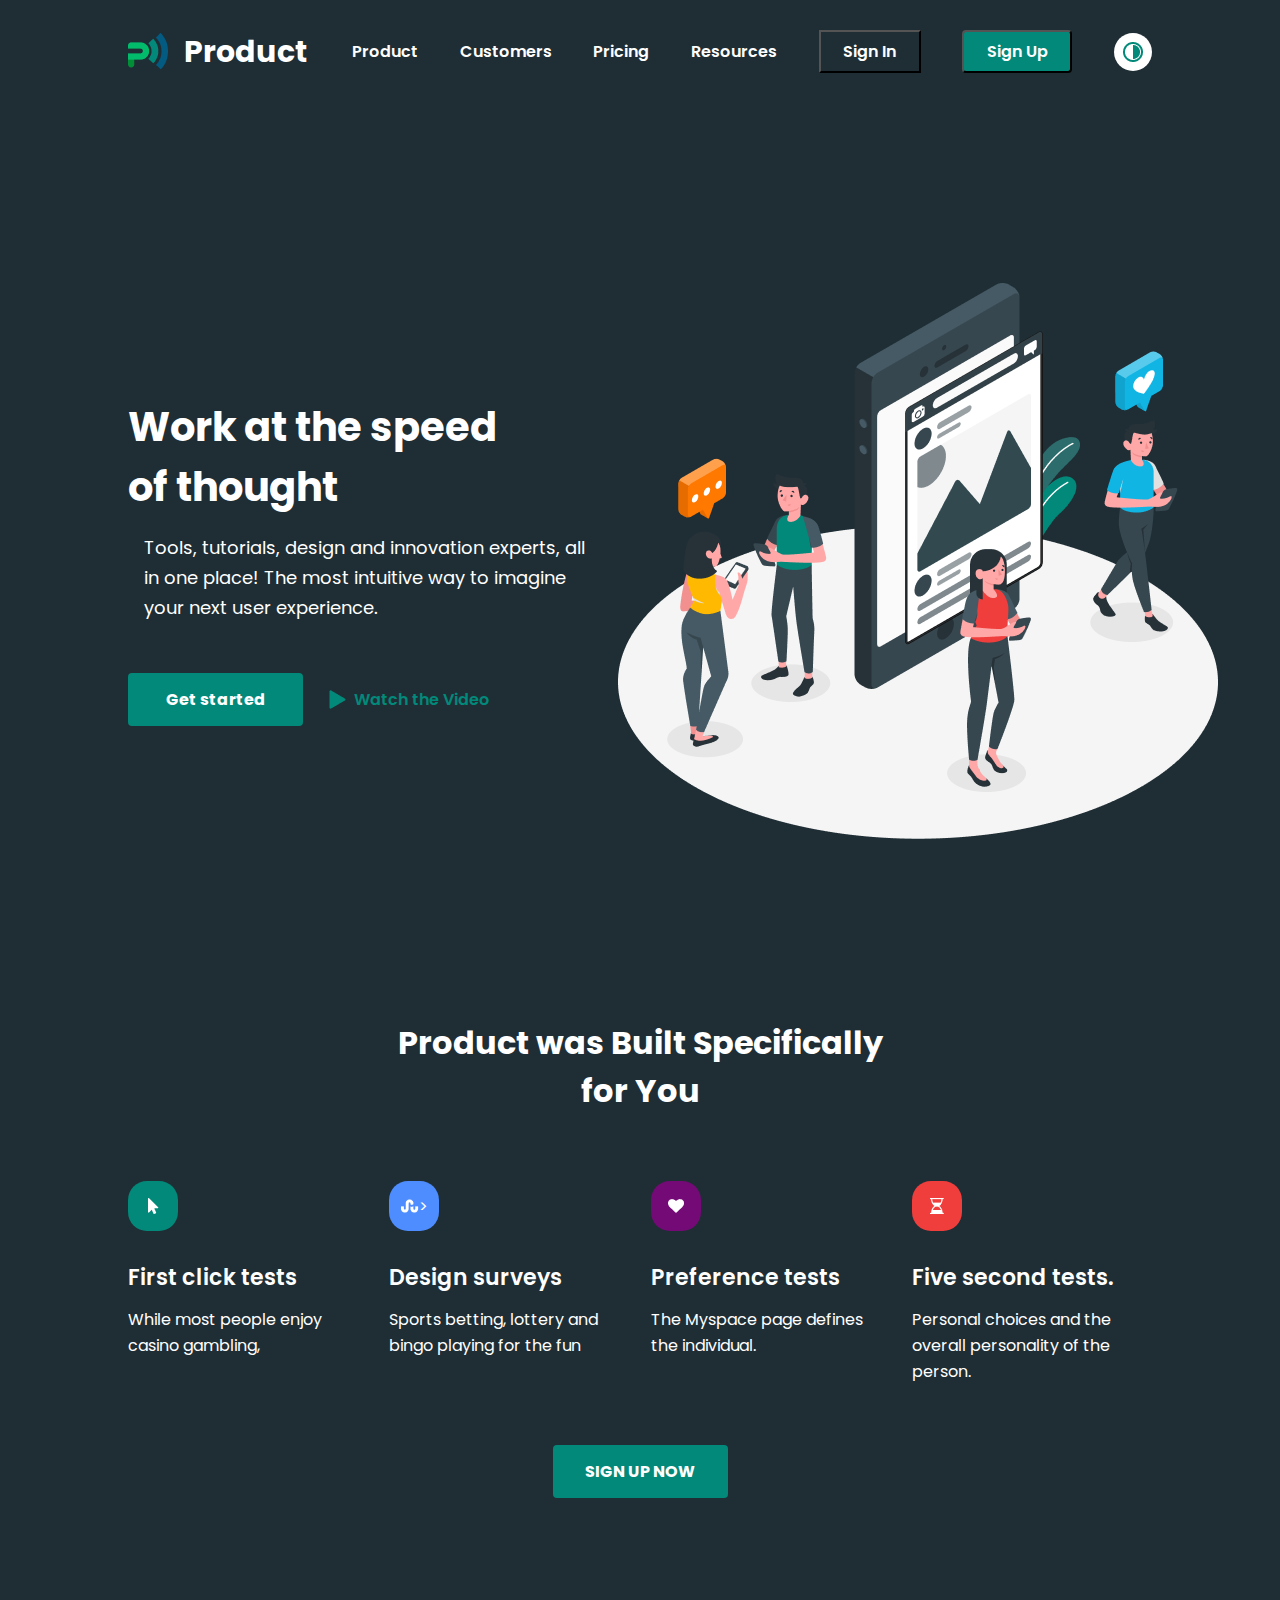
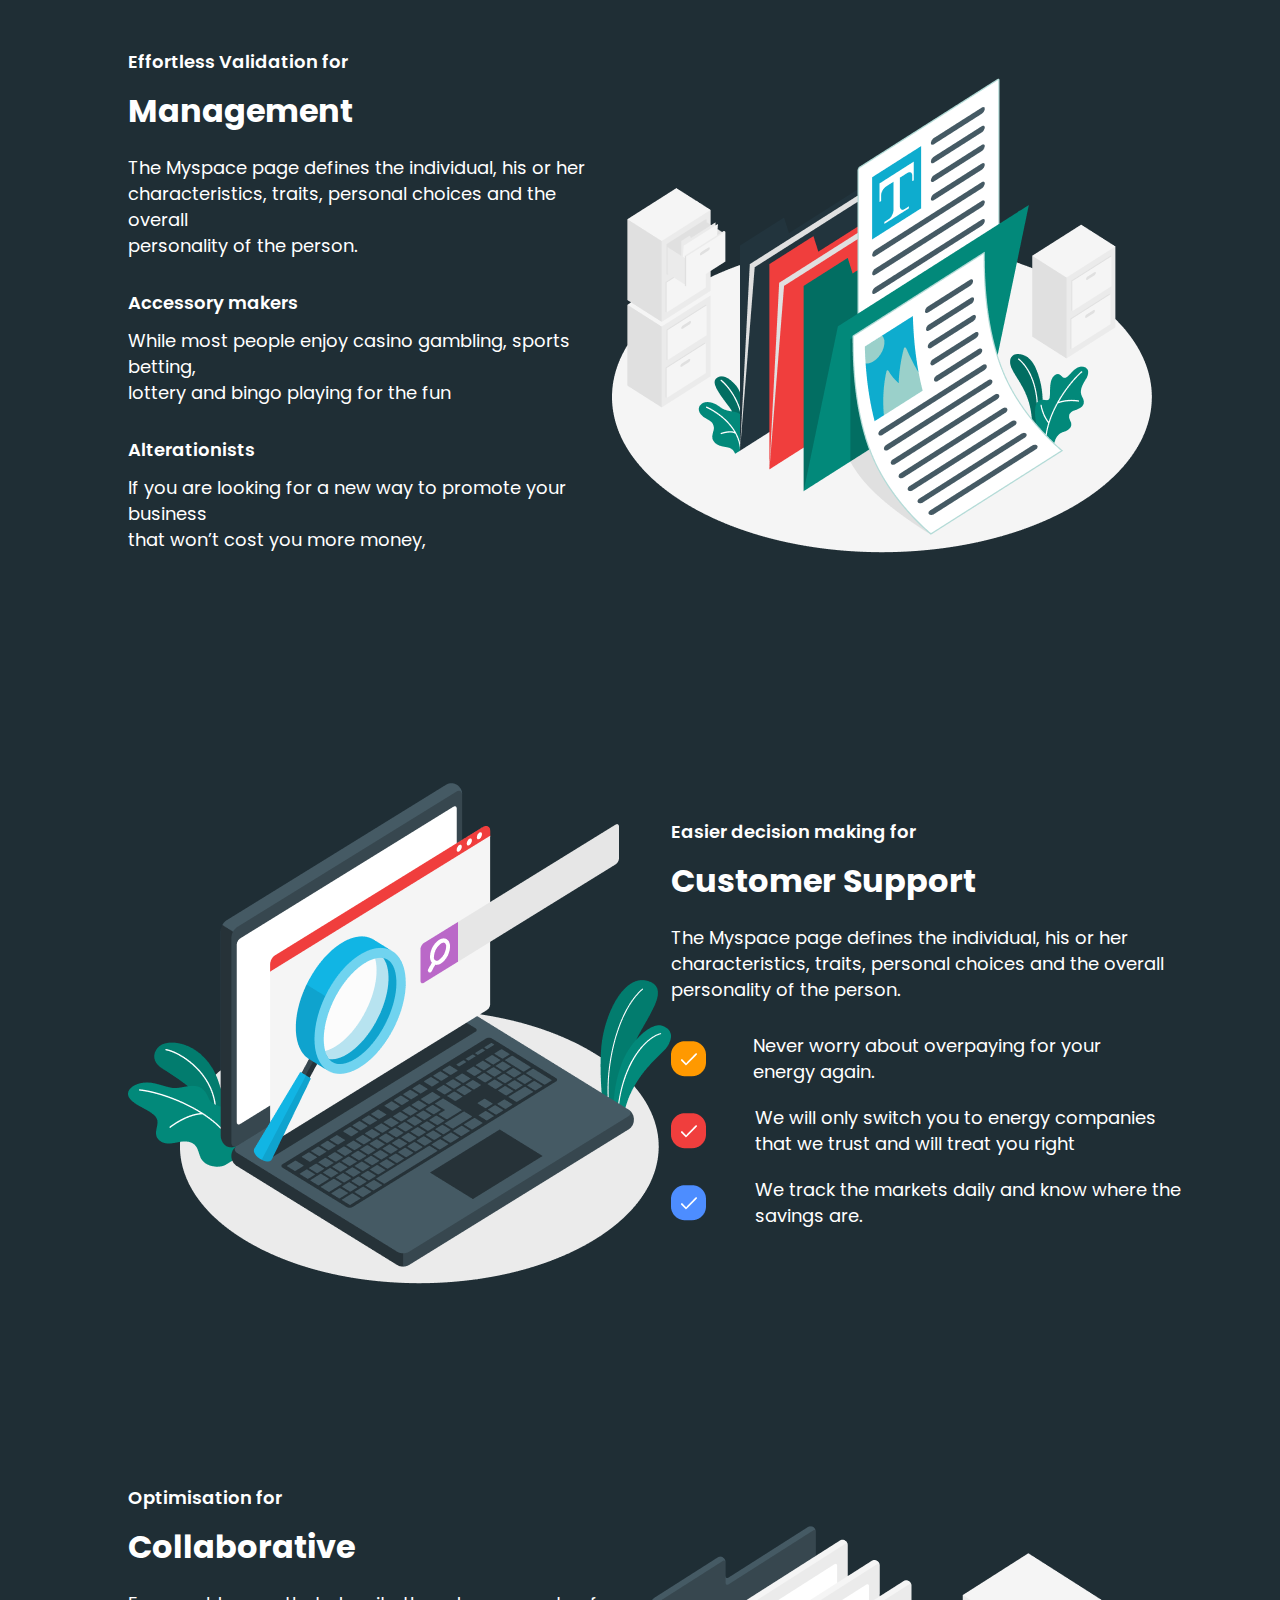
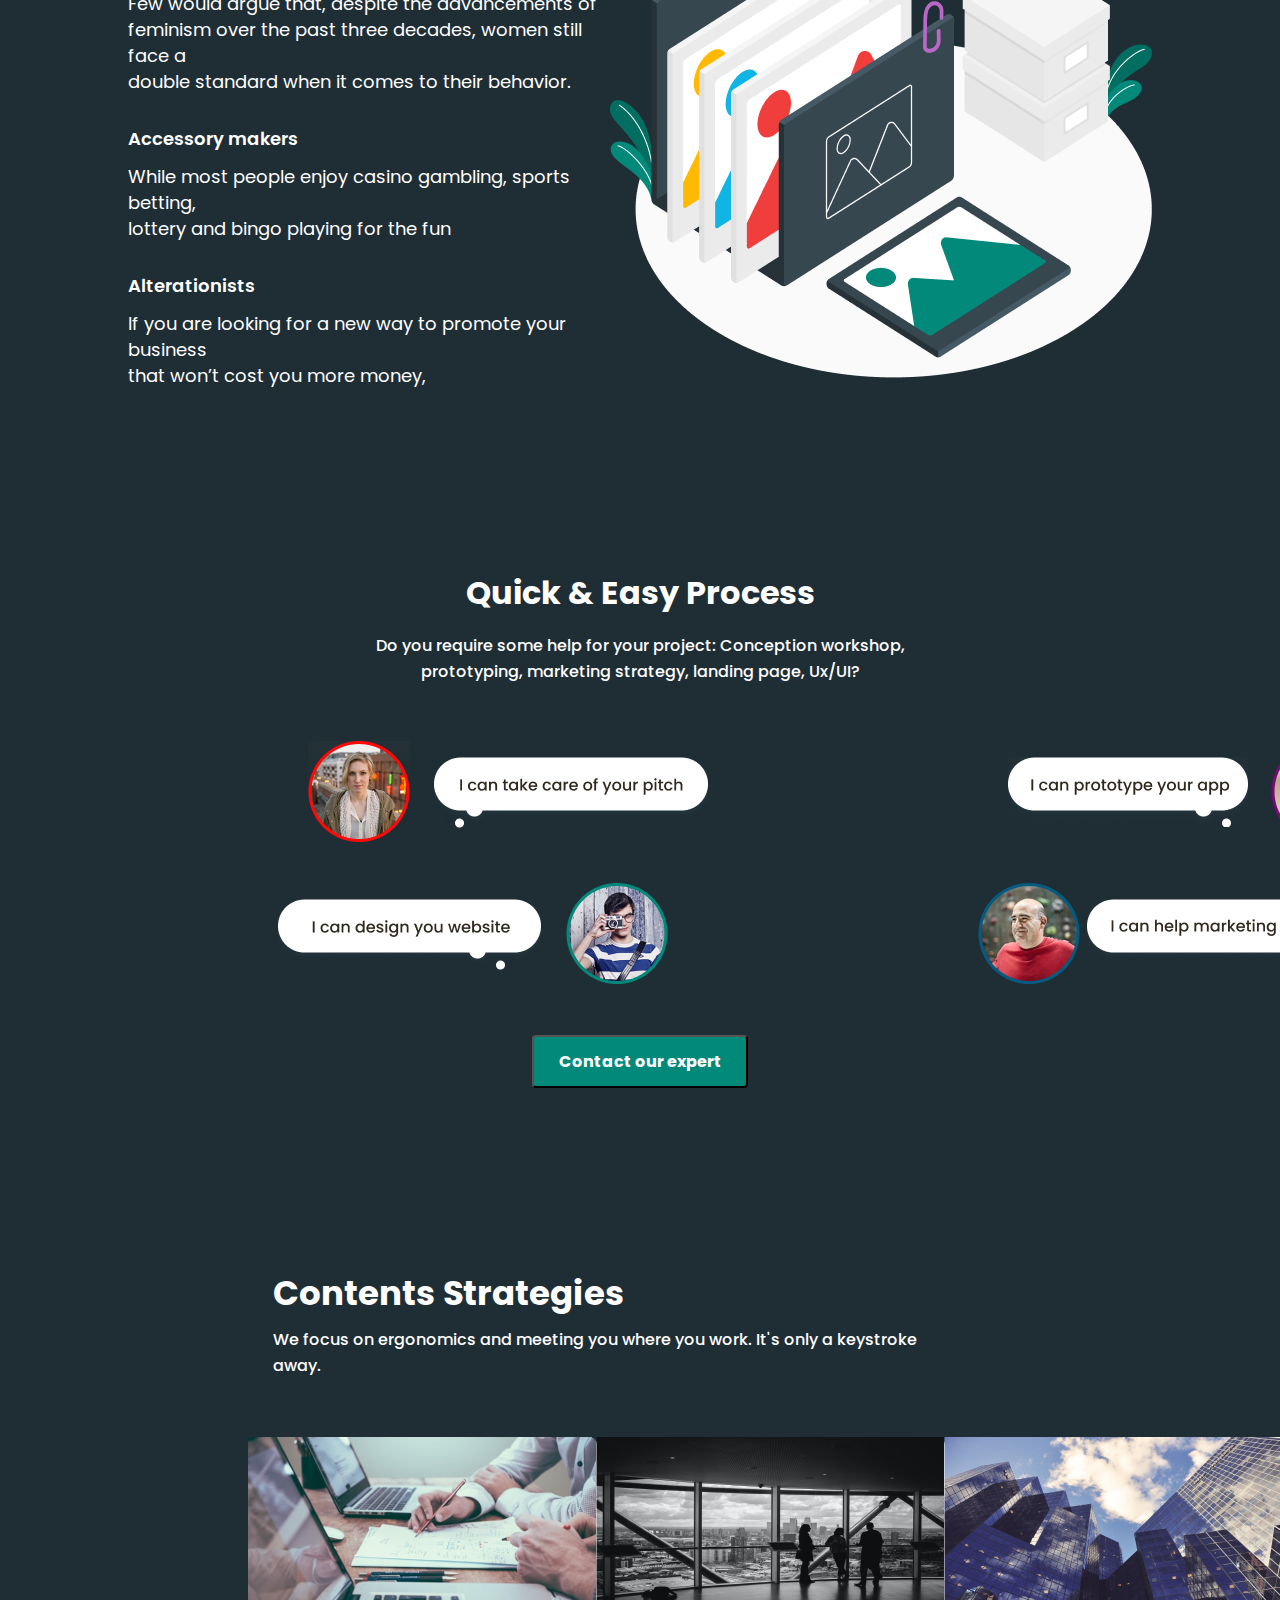
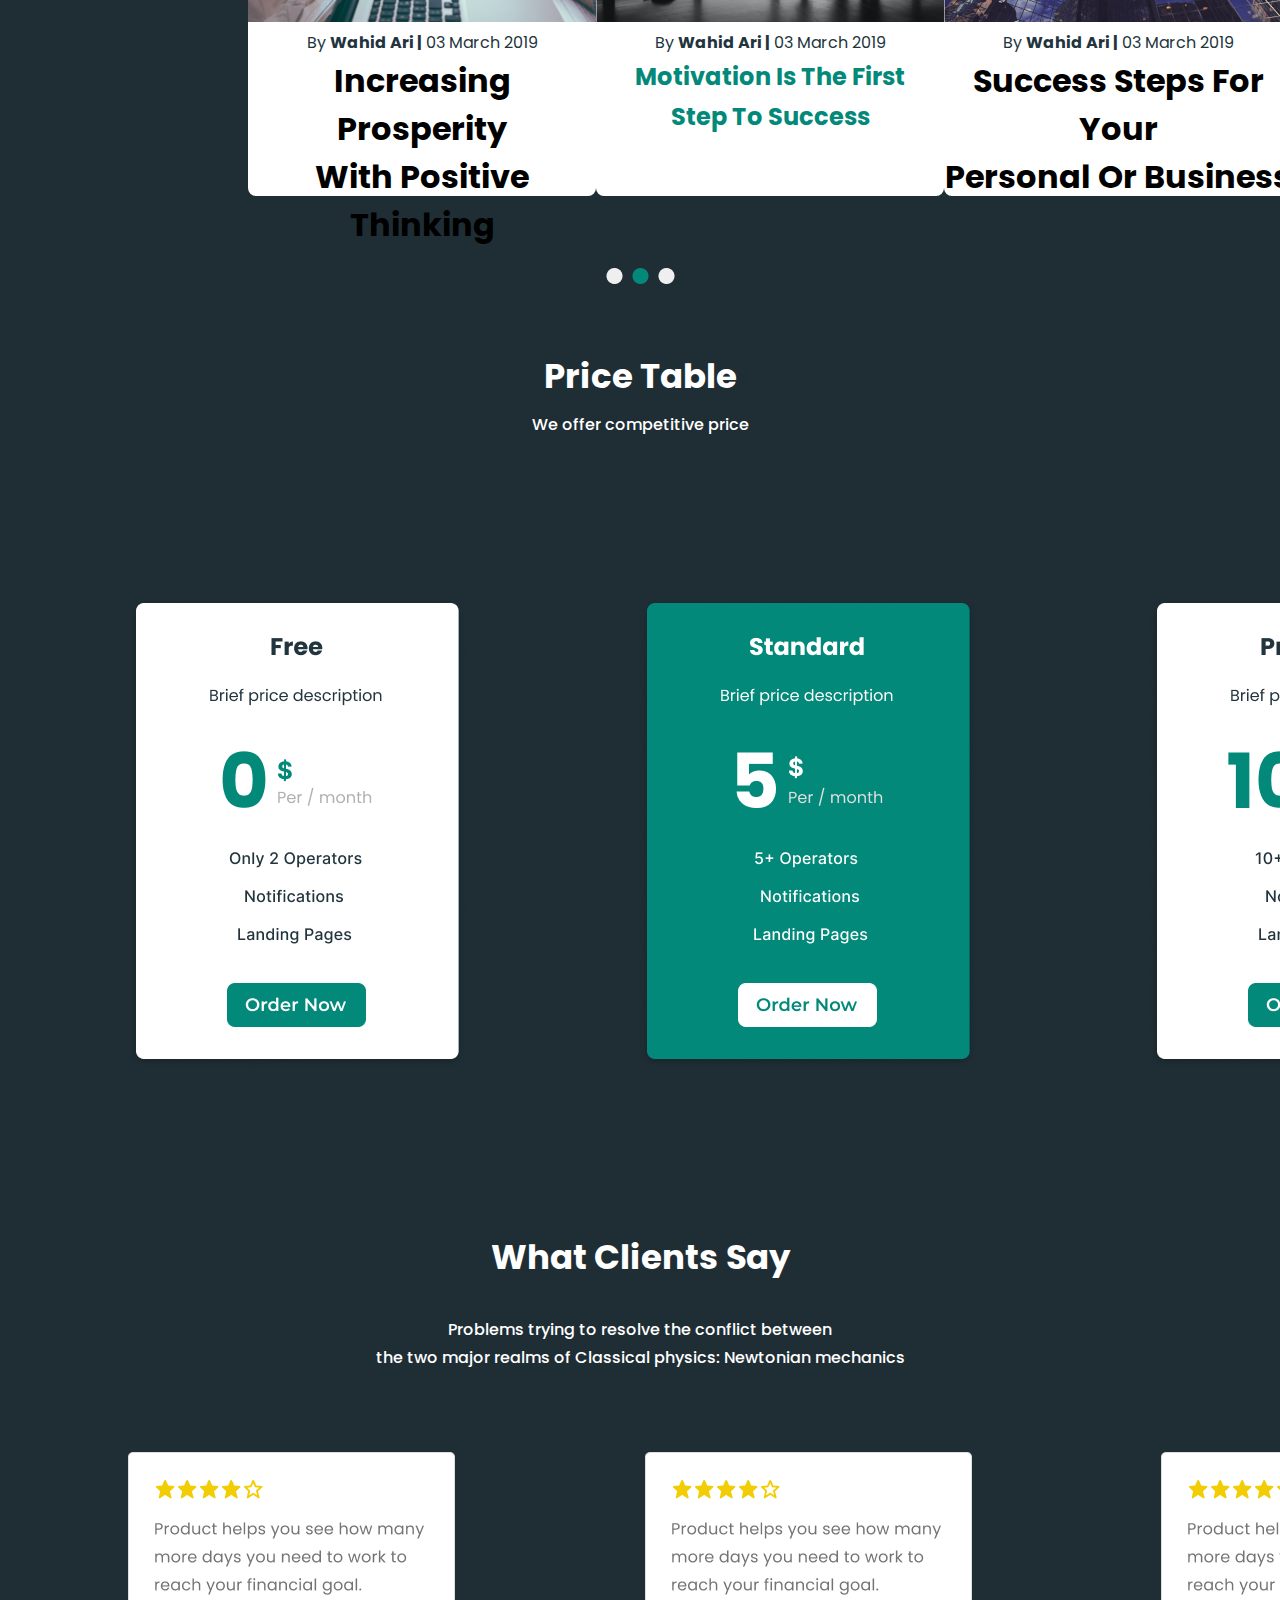
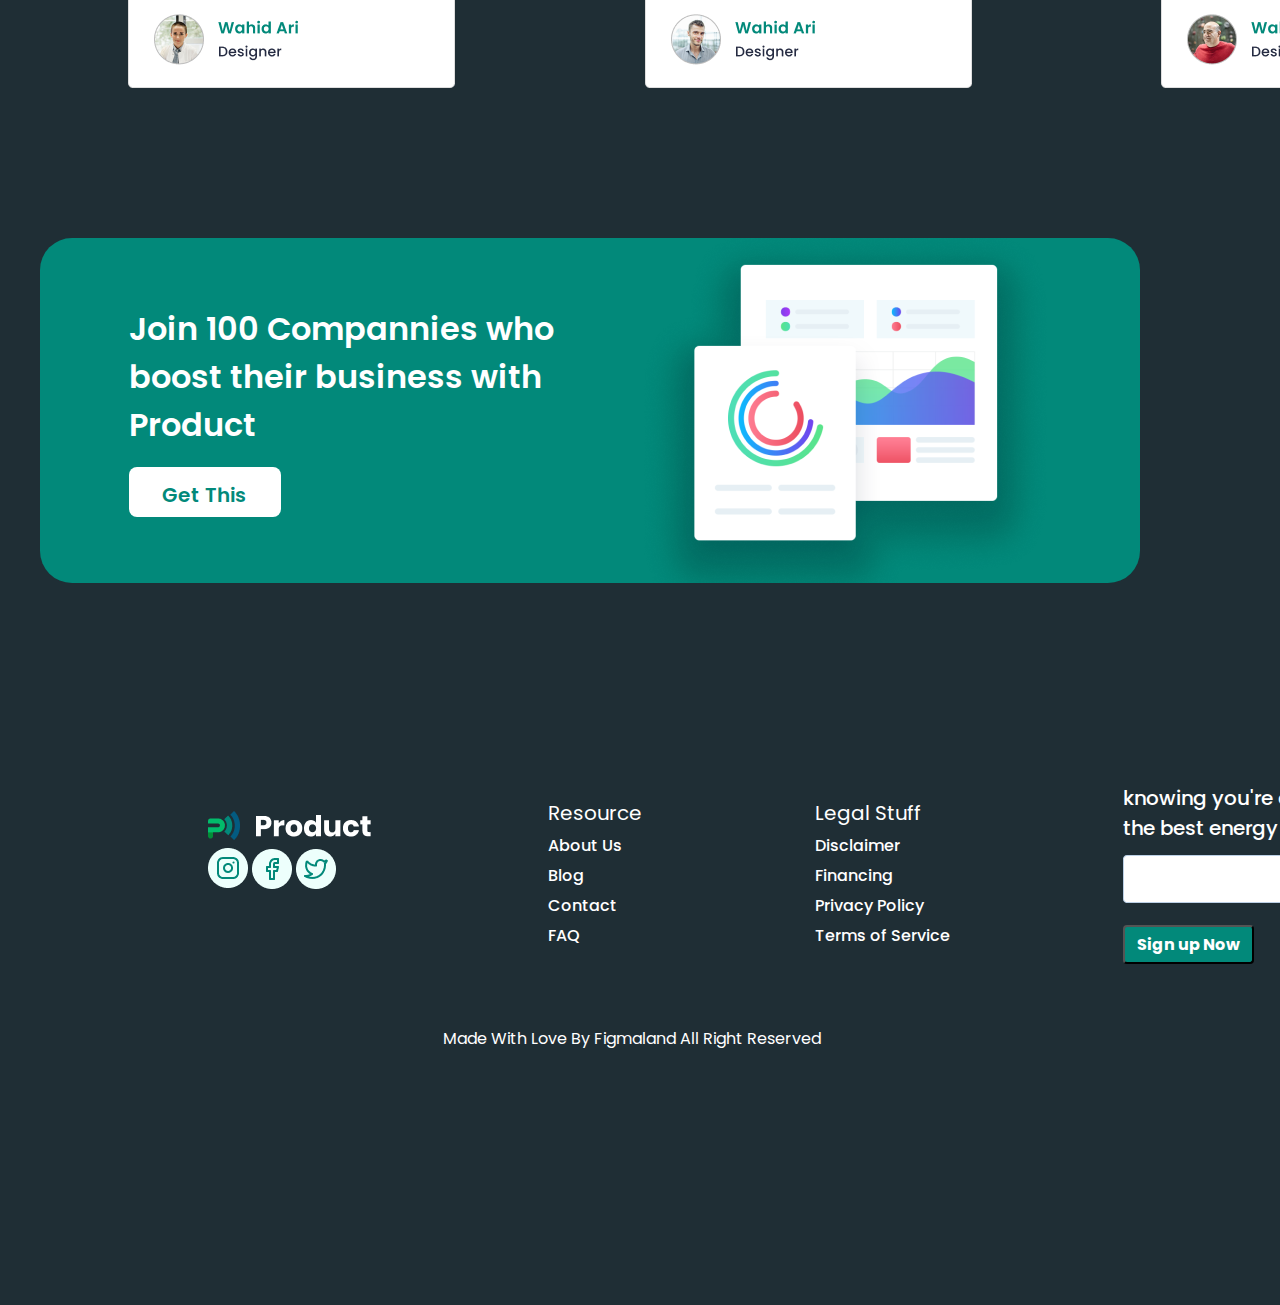
<file: flexbox/практика/Product/index.htm>
<!DOCTYPE html>
<html lang="en">
  <head>
    <meta charset="UTF-8" />
    <meta name="viewport" content="width=device-width, initial-scale=1.0" />
    <title>Product</title>
    <link rel="stylesheet" href="style.css" />
    <link rel="preconnect" href="https://fonts.gstatic.com" crossorigin />
    <link
      href="https://fonts.googleapis.com/css2?family=Poppins:wght@200;300;400;500;600;700;800;900&display=swap"
      rel="stylesheet"
    />
  </head>
  <body>
    <!--! HEADER START-->
    <header id="header">
      <div class="container">
        <div class="header">
          <div class="header-logo">
            <img src="img/Group 190.png" alt="" />
            <h1>Product</h1>
          </div>
          <div class="header-nav">
            <a href="#">Product</a>
            <a href="#">Customers</a>
            <a href="#">Pricing</a>
            <a href="#">Resources</a>
            <button class="Sign-in">Sign In</button>
            <button class="Sign-up">Sign Up</button>
            <div class="radius">
              <img src="img/Frame.png" alt="" />
            </div>
          </div>
        </div>
      </div>
    </header>
    <!--! HEADER END-->

    <!--!  SECTION work START-->
    <section id="work">
      <div class="container">
        <div class="work">
          <div class="work-text">
            <h1>
              Work at the speed<br />
              of thought
            </h1>
            <p>
              Tools, tutorials, design and innovation experts, all<br />
              in one place! The most intuitive way to imagine<br />
              your next user experience.
            </p>
            <div class="link">
              <button>Get started</button>
              <div class="play">
                <img src="img/Triangle Copy 6.png" alt="" />
                <a href="#">Watch the Video</a>
              </div>
            </div>
          </div>
          <img src="img/1.png" alt="" />
        </div>
      </div>
    </section>

    <!--! SECTION work END-->

    <section id="Product">
      <div class="container">
        <h1 class="product-title">
          Product was Built Specifically<br />
          for You
        </h1>
        <div class="product">
          <div class="product-box">
            <div class="product-radius1">
              <img src="img/.png" alt="" />
            </div>
            <h3>First click tests</h3>
            <p>
              While most people enjoy<br />
              casino gambling,
            </p>
          </div>
          <div class="product-box">
            <div class="product-radius2"><img src="img/.png" alt="" />></div>
            <h3>Design surveys</h3>
            <p>
              Sports betting, lottery and<br />
              bingo playing for the fun
            </p>
          </div>
          <div class="product-box">
            <div class="product-radius3">
              <img src="img/ (1).png" alt="" />
            </div>
            <h3>Preference tests</h3>
            <p>
              The Myspace page defines<br />
              the individual.
            </p>
          </div>
          <div class="product-box">
            <div class="product-radius4">
              <img src="img/.png" alt="" />
            </div>
            <h3>Five second tests.</h3>
            <p>
              Personal choices and the<br />
              overall personality of the<br />
              person.
            </p>
          </div>
        </div>
        <div class="box-btn">
          <button>SIGN UP NOW</button>
        </div>
      </div>
    </section>
    <!--! SECTION PRODUCT END  -->

    <section id="management">
      <div class="container">
        <div class="management">
          <div class="management-box-one">
            <div class="management-text">
              <h5>Effortless Validation for</h5>
              <h1>Management</h1>
              <p>
                The Myspace page defines the individual, his or her<br />
                characteristics, traits, personal choices and the overall<br />
                personality of the person.
              </p>
              <h5>Accessory makers</h5>
              <p>
                While most people enjoy casino gambling, sports betting,<br />
                lottery and bingo playing for the fun
              </p>
              <h5>Alterationists</h5>
              <p>
                If you are looking for a new way to promote your business<br />
                that won’t cost you more money,
              </p>
            </div>
            <img src="img/2.png" alt="" />
          </div>
          <div class="management-box-two">
            <img src="img/amico.png" alt="" />
            <div class="management-text">
              <h5>Easier decision making for</h5>
              <h1>Customer Support</h1>
              <p>
                The Myspace page defines the individual, his or her<br />
                characteristics, traits, personal choices and the overall
                <br />personality of the person.
              </p>
              <div class="img-text">
                <img src="img/Group 13 (1).png" alt="" />
                <h6>
                  Never worry about overpaying for your<br />
                  energy again.
                </h6>
              </div>
              <div class="img-texr">
                <img src="img/icon.png" alt="" />
                <h6>
                  We will only switch you to energy companies<br />
                  that we trust and will treat you right
                </h6>
              </div>
              <div class="img-texw">
                <img src="img/Group 13 Copy.png" alt="" />
                <h6>
                  We track the markets daily and know where the <br />
                  savings are.
                </h6>
              </div>
            </div>
          </div>
          <div class="management-box-one">
            <div class="management-text">
              <h5>Optimisation for</h5>
              <h1>Collaborative</h1>
              <p>
                Few would argue that, despite the advancements of <br />
                feminism over the past three decades, women still face a<br />
                double standard when it comes to their behavior.
              </p>
              <h5>Accessory makers</h5>
              <p>
                While most people enjoy casino gambling, sports betting,<br />
                lottery and bingo playing for the fun
              </p>
              <h5>Alterationists</h5>
              <p>
                If you are looking for a new way to promote your business<br />
                that won’t cost you more money,
              </p>
            </div>
            <img src="amico.png" alt="" />
          </div>
        </div>
      </div>
    </section>
    <!--! MANEGEMENT TE END-->
    <section id="process">
      <div class="container">
        <div class="process">
          <div class="process-one">
            <div class="text-1">
              <h1>Quick & Easy Process</h1>
              <p>
                Do you require some help for your project: Conception
                workshop,<br />
                prototyping, marketing strategy, landing page, Ux/UI?
              </p>
            </div>
          </div>
          <div class="box">
            <div class="box-text-one">
              <div class="img-proces-one">
                <img src="img/Avator.png" alt="" />
                <img src="img/Text.png" alt="" />
              </div>
              <div class="img-process">
                <img src="img/Text (1).png" alt="" />
                <img src="img/Avator (1).png" alt="" />
              </div>
            </div>
            <div class="box-text-two">
              <div class="img-proces-one1">
                <img class="a1" src="img/Combined Shape.png" alt="" />
                <img class="a1" src="img/Avator (3).png" alt="" />
              </div>
              <div class="img-process2">
                <img class="a1" src="img/Avator (4).png" alt="" />
                <img class="a1" src="img/Text (2).png" alt="" />
              </div>
            </div>
          </div>

          <div class="box-btn1">
            <button>Contact our expert</button>
          </div>
        </div>
      </div>
    </section>
    <!--!  THE END PROCESS-->
    <section id="contens">
      <div class="container-2">
        <div class="contens-text">
          <h1 class="text-1">Contents Strategies</h1>
          <h4 class="text-2">
            We focus on ergonomics and meeting you where you work. It's only a
            keystroke away.
          </h4>
        </div>
        <div class="contens">
          <div class="img-contents">
            <img src="img/image bg.png" alt="" />
            <div class="q1">
              <h3>By <span> Wahid Ari |</span> 03 March 2019</h3>
              <h1>
                Increasing Prosperity<br />
                With Positive Thinking
              </h1>
            </div>
          </div>
          <div class="img-contents">
            <img src="img/Bitmap.png" alt="" />
            <div class="q1">
              <h3>By <span> Wahid Ari |</span> 03 March 2019</h3>
              <h1 class="q2">
                Motivation Is The First<br />
                Step To Success
              </h1>
            </div>
          </div>
          <div class="img-contents">
            <img src="img/Bitmap (1).png" alt="" />
            <div class="q1">
              <h3>By <span> Wahid Ari |</span> 03 March 2019</h3>
              <h1>
                Success Steps For Your<br />
                Personal Or Business
              </h1>
            </div>
          </div>
        </div>
        <div class="img-2">
          <img src="img/carosolt.png" alt="" />
        </div>
      </div>
    </section>
    <!--! THE END CONTETS-->
    <section id="price">
      <div class="container">
        <div class="price">
          <h1>Price Table</h1>
          <h4>We offer competitive price</h4>
        </div>
        <div class="price-box">
          <img src="img/Frame 50.png" alt="" />
          <img src="img/Frame 52.png" alt="" />
          <img src="img/Frame 51.png" alt="" />
        </div>
      </div>
    </section>
    <!--! THE END PRICE-->

    <section id="clients">
      <div class="container">
        <div class="clients">
          <div class="clrents-text">
            <h1>What Clients Say</h1>

            <h4>
              Problems trying to resolve the conflict between <br />the two
              major realms of Classical physics: Newtonian mechanics
            </h4>
          </div>
          <div class="clients-img">
            <img src="img/card-item.png" alt="" />
            <img src="img/card-item (1).png" alt="" />
            <img src="img/card-item (2).png" alt="" />
          </div>
        </div>
      </div>
    </section>
    <section id="join">
      <div class="container-join">
        <div class="join">
          <div class="text-join">
            <h1>
              Join 100 Compannies who<br />
              boost their business with Product
            </h1>
            <button class="join1">Get This</button>
          </div>
          <img src="img/screen.png" alt="" />
        </div>
      </div>
    </section>

    <section id="product-end">
      <div class="container">
        <div class="product-end">
          <div class="text">
            <img src="img/Group 192.png" alt="" />
            <div class="img-grup">
              <img src="img/Group 1340.png" alt="" />
              <img src="img/Group 1342.png" alt="" />
              <img src="img/Group 1341.png" alt="" />
            </div>
          </div>
          <div class="footer-blooc">
            <div class="text-8">
              <h3>Resource</h3>
              <p>
                About Us<br />
                Blog<br />
                Contact<br />
                FAQ
              </p>
            </div>

            <div class="text-8">
              <h3>Legal Stuff</h3>
              <p>
                Disclaimer<br />
                Financing<br />
                Privacy Policy<br />
                Terms of Service
              </p>
            </div>
            <div class="best">
              <h2>
                knowing you're always on <br />
                the best energy deal.
              </h2>
              <div class="img-title">
                <img src="img/Rectangle 5 Copy.png" alt="" />
              </div>
              <div class="btn-rou">
                <button>Sign up Now</button>
              </div>
            </div>
          </div>
        </div>
        <div class="end-1">
          <p>Made With Love By Figmaland All Right Reserved</p>
        </div>
      </div>
    </section>
  </body>
</html>
</file>
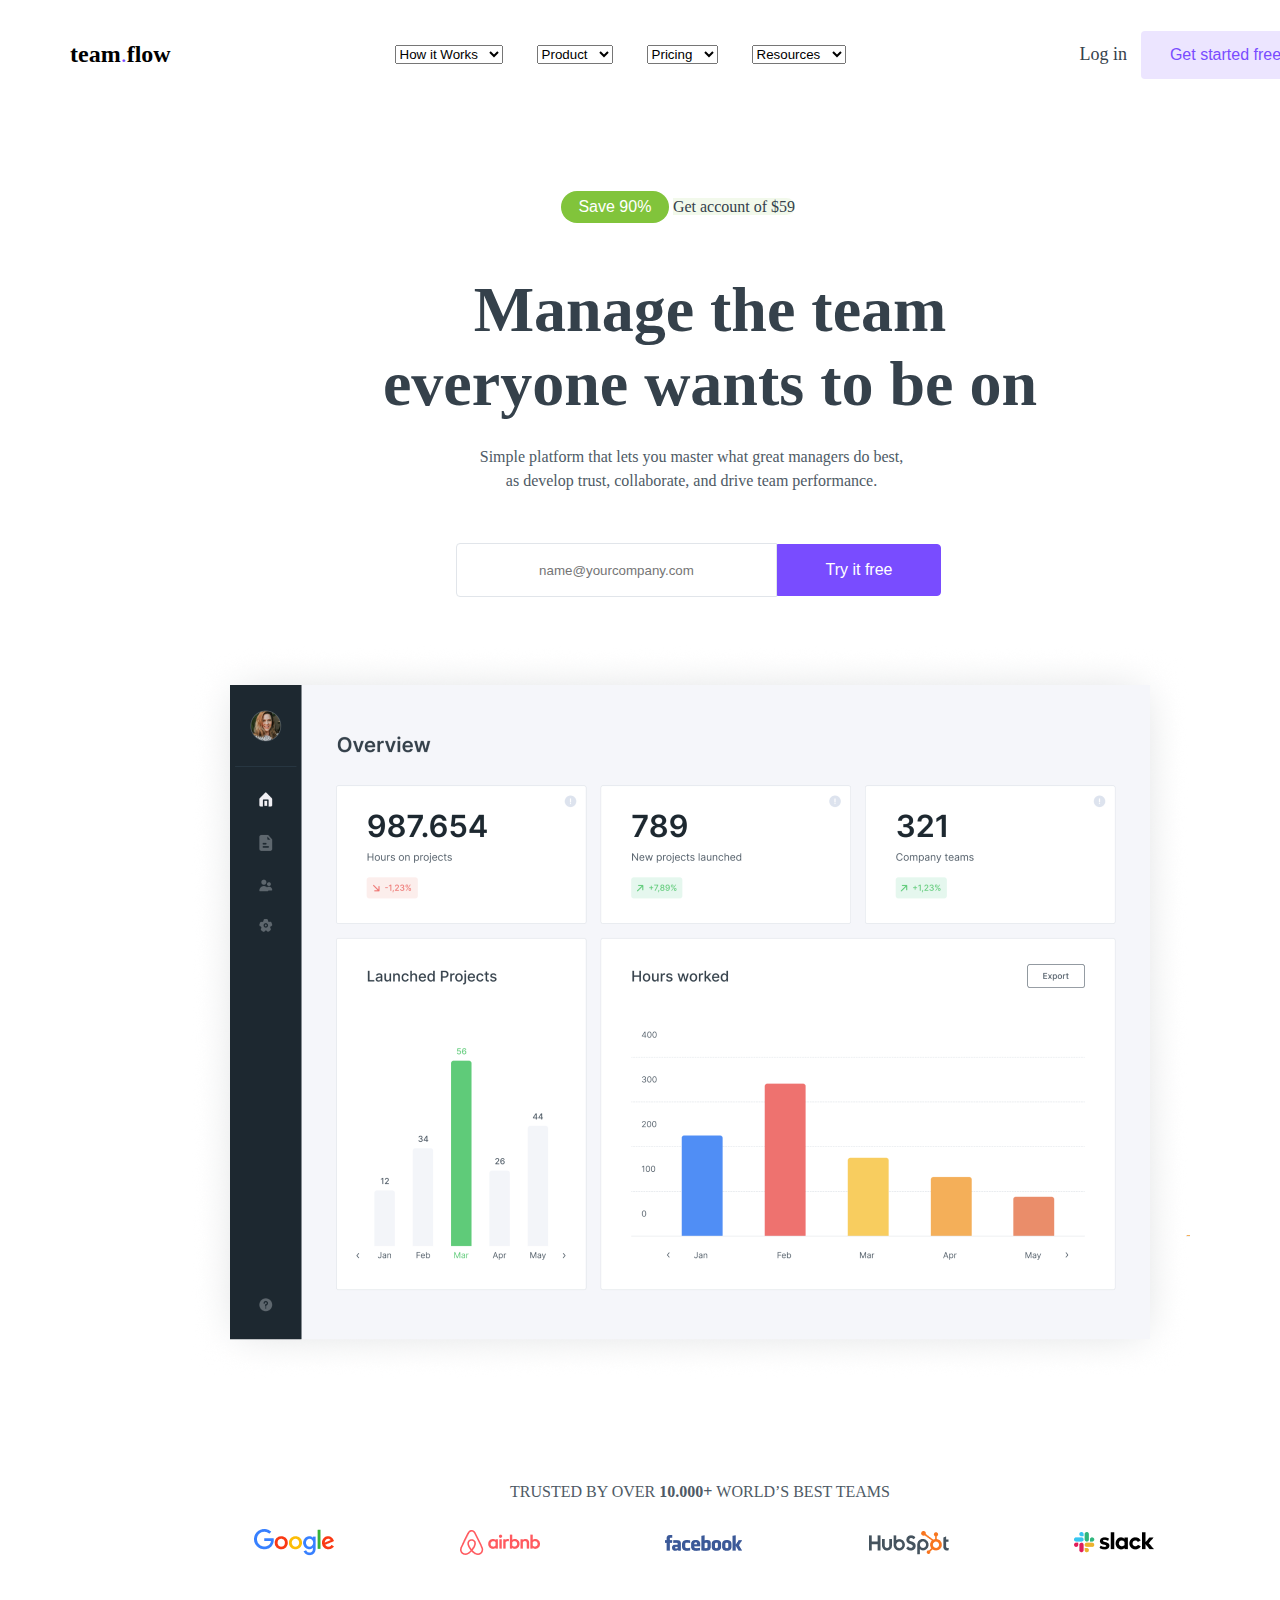
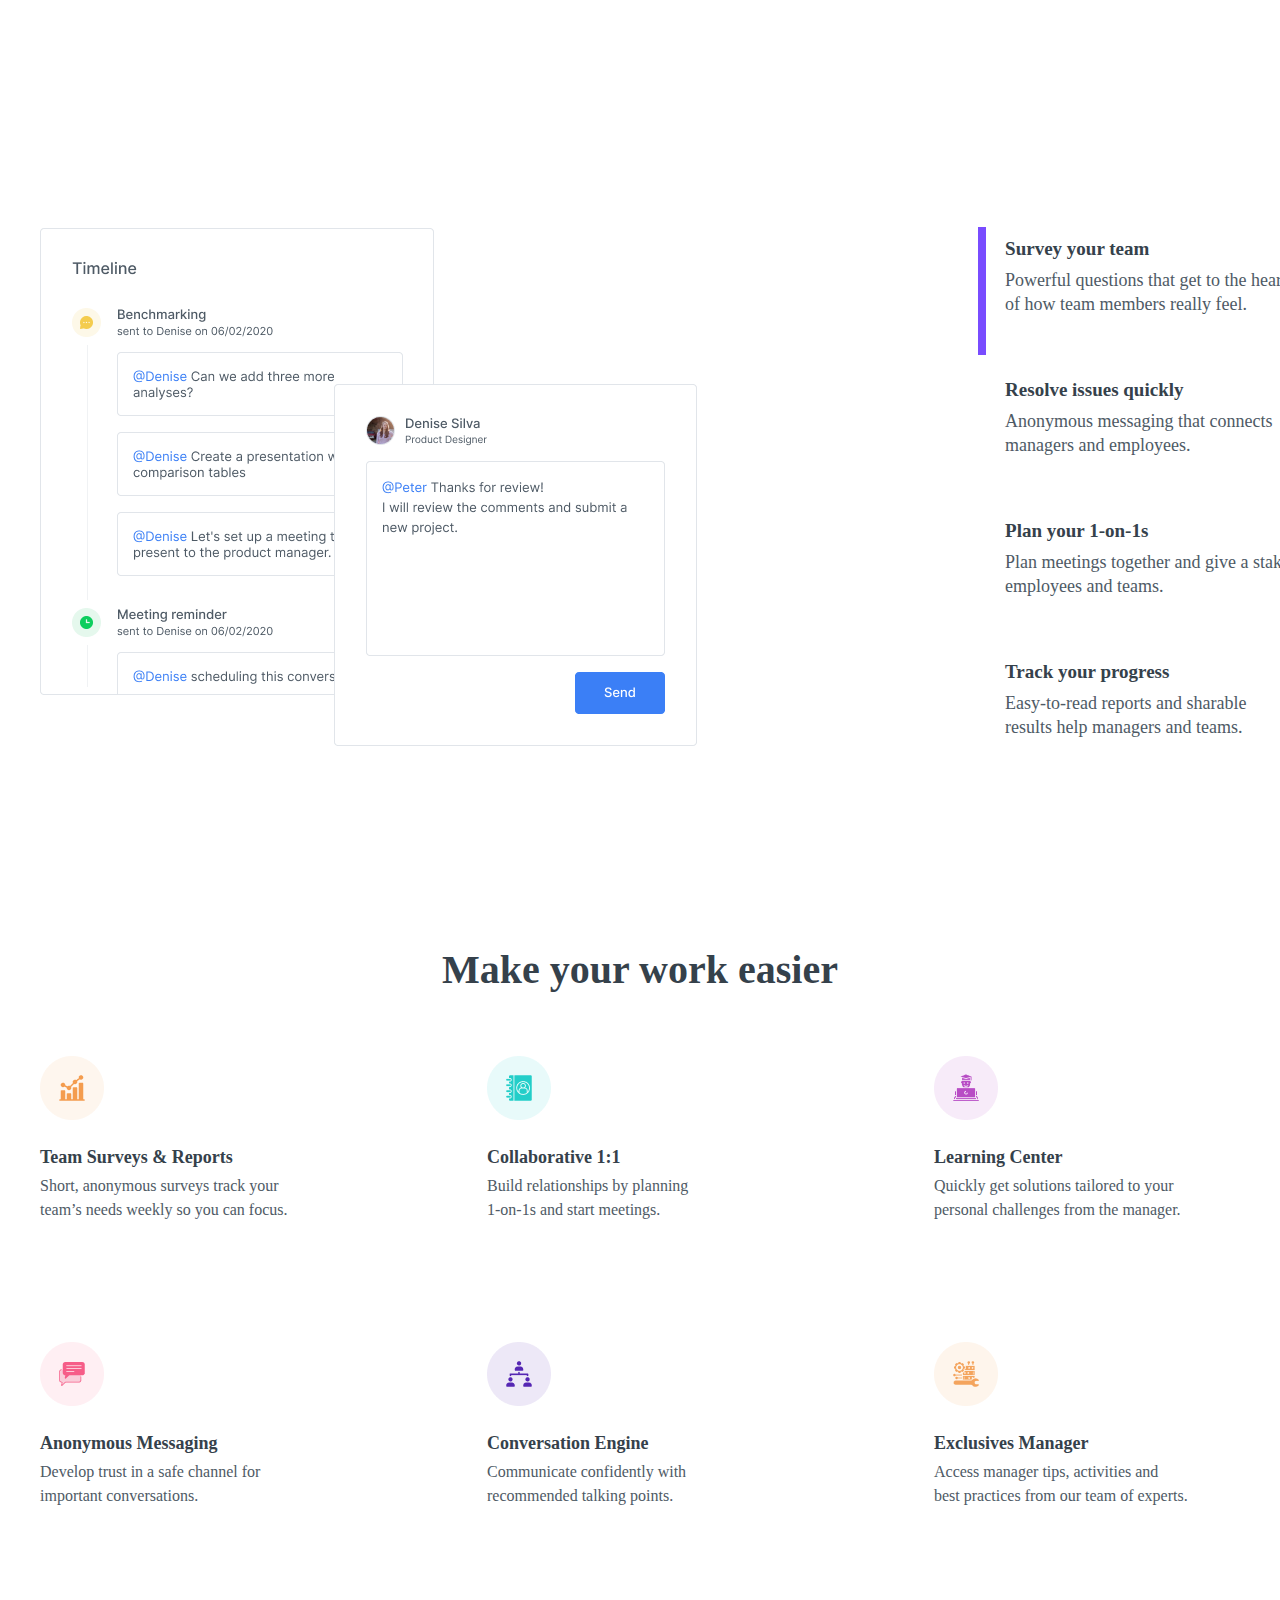
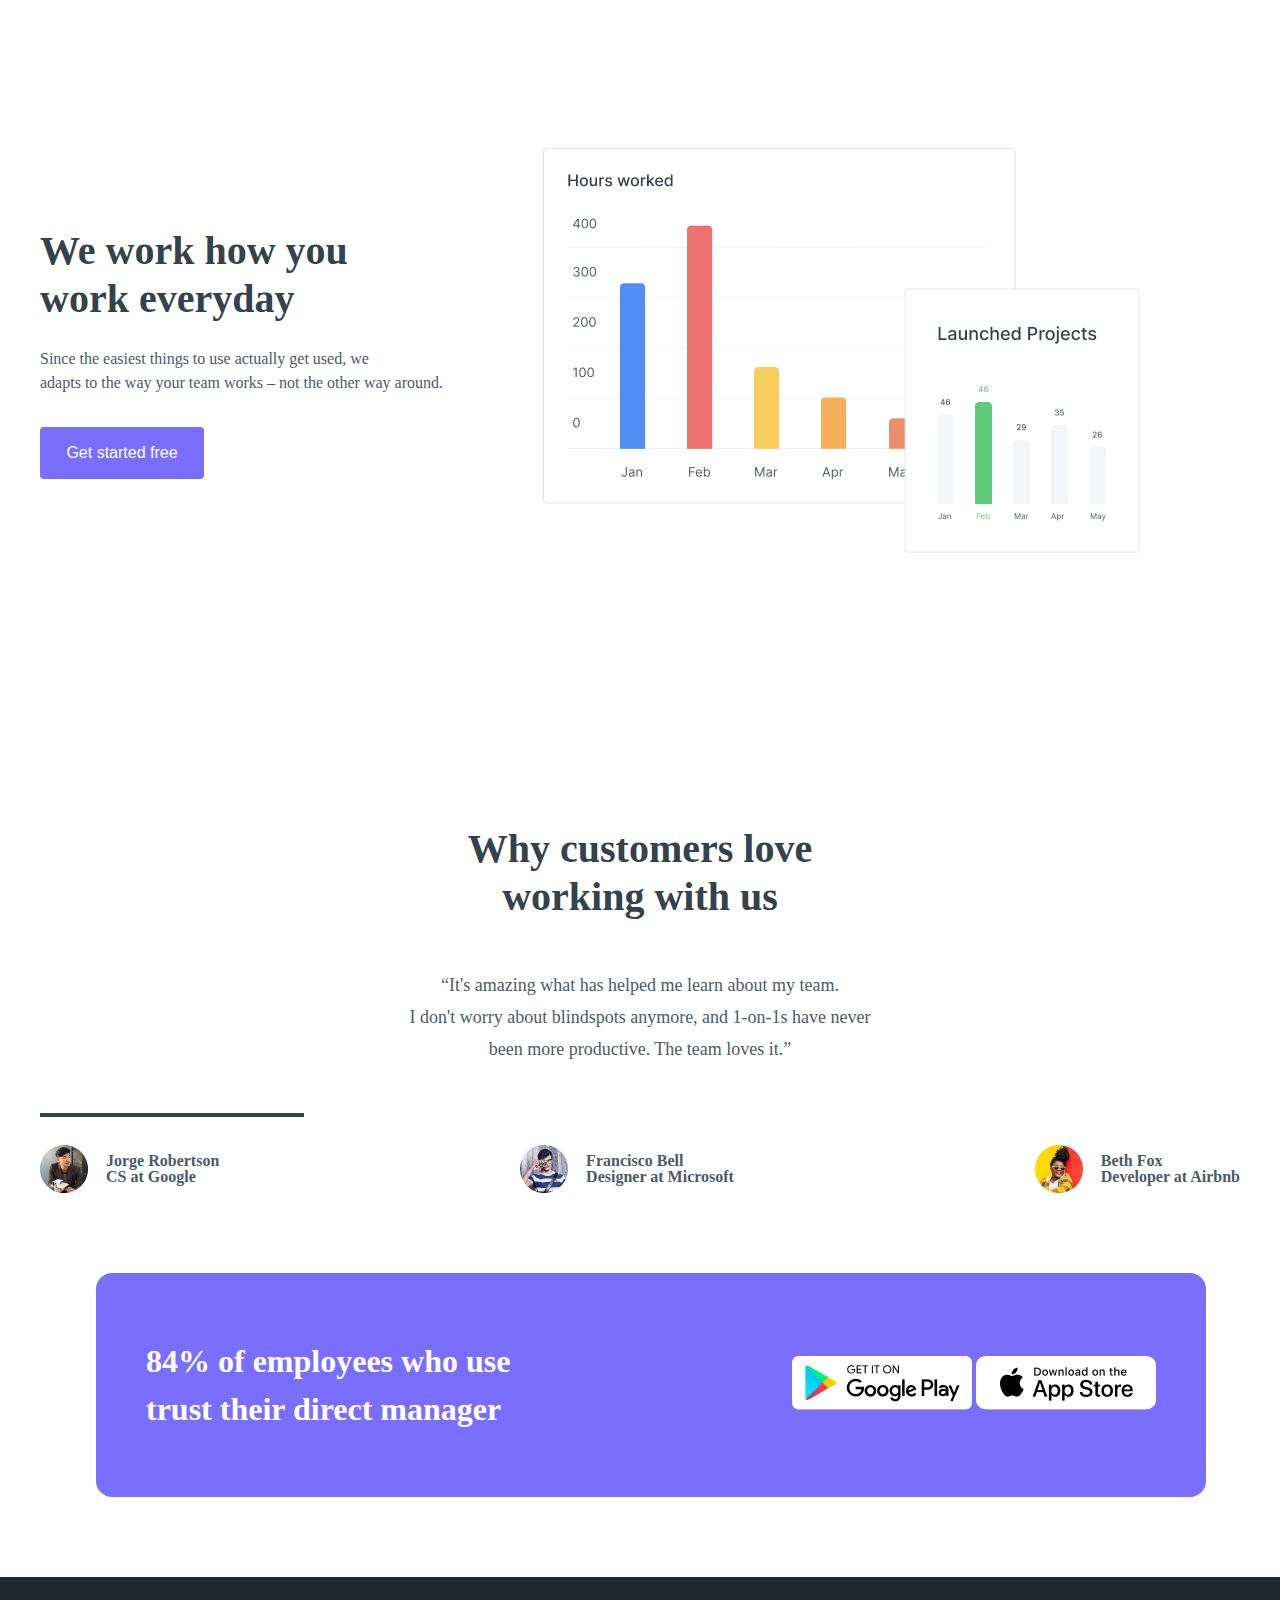
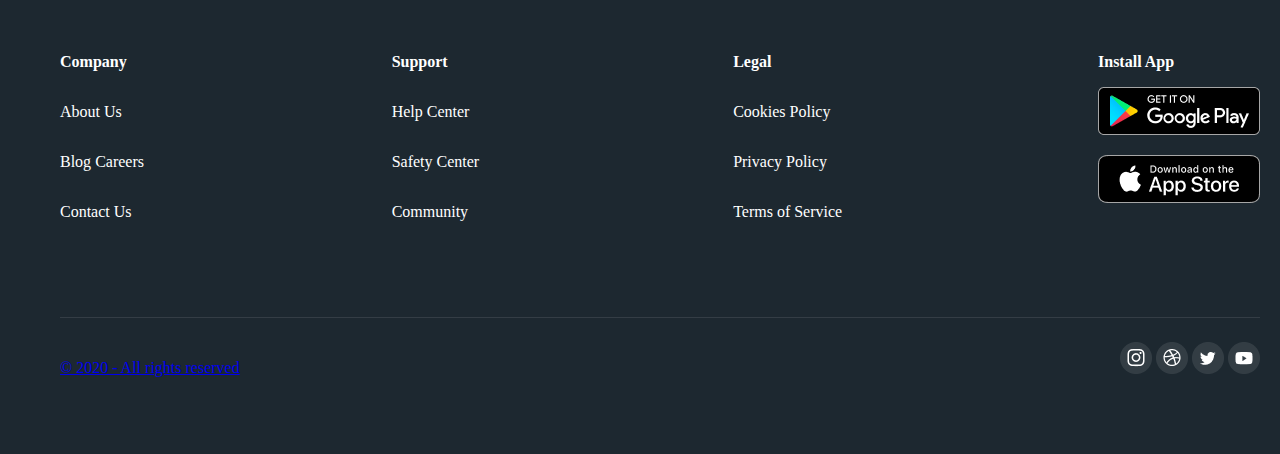
<file: flexbox/практика/team.flow/index.html>
<!DOCTYPE html>
<html lang="en">
<head>
  <meta charset="UTF-8">
  <meta name="viewport" content="width=device-width, initial-scale=1.0">
  <title>Team.flow</title>
  <link rel="stylesheet" href="stayle.css">
<link rel="stylesheet" href="./media.css">
</head>
<body>
  

  <header id="team">
    <div class="container">
      <div class="team">
         <di.v class="team-logo">
          <h2>team<span>.</span>flow</h2>
           <div class="select">
            <select>  
              <option>How it Works</option>
              <option>How it Works2</option>

            </select>
            <select>
              <option>Product</option>
              <option>Product2</option>

            </select>
            <select>
              <option>Pricing</option>
              <option>Pricing2</option>

            </select>
            <select>  
              <option>Resources</option>
              <option>Resources2</option>

            </select>

           </div>
           <div class="btn">
            <a href="#">Log in</a>
            <button class="q1">Get started free</button>
           </div>
         </div>
      </div>
    </div>  
    </div>
  </header>
  <!--! HEADER END-->
  <!--! SECTION START-->
  <section id="manage">
    <div class="container">
      <div class="manage">
        <div class="save">
       <button>Save 90%</button> 
       <a href="#">Get account of $59</a>
      </div>
      <div class="save-text">
        <h1>Manage the team 
          everyone wants to be on</h1>
          <p>Simple platform that lets you master what great managers do best,<br>
            as develop trust, collaborate, and drive team performance.</p>
      </div>
      <div class="save-input">
        <input type="" placeholder="name@yourcompany.com">
        <button>Try it free</button>
      </div>
      </div>
    </div>
  </section>
  <!--!SECTION MANAGE END-->
  <section id="nav">
    <div class="container">
      <div class="nav">
        <div class="img">
          <img src="img/Graph 2 1.png" alt="">
        </div>
        <div class="nav-text">
          <h5>  TRUSTED BY OVER <span>10.000+ </span> WORLD’S BEST TEAMS</h5>
            <div class="nav-img">
              <img src="img/google-2015a 1.png" alt="">
              <img src="img/airbnb 1.png" alt="">
              <img src="img/Group (2).png" alt="">
              <img src="img/hubspot 1.png" alt="">
              <img src="img/slack-2 1.png" alt="">
            </div>
        </div>

      </div>
    </div>
  </section>
<!--! NAV END-->
<section id="logo">
  <div class="container">
    <div class="logo">
      <div class="logo-img">
        <img src="img/Group 25.png" alt="">
      </div>
      <div class="logo-text">
        <h2>Survey your team</h2>
        <p>Powerful questions that get to the heart<br>
           of how team members really feel.</p>
           <div class="logo-text-2">
            <h2>Resolve issues quickly</h2>
            <p>Anonymous messaging that connects<br>
               managers and employees.</p>
           </div>
           <div class="logo-text-3">
            <h2>Plan your 1-on-1s</h2>
            <p>Plan meetings together and give a stake<br>
              employees and teams.</p>
           </div>
           <div class="logo-text-4">
            <h2>Track your progress</h2>
            <p>Easy-to-read reports and sharable<br>
               results help managers and teams.</p>
           </div>
           <div class="img-1">
           </div>
      </div>
    </div>
  </div>
</section>
<!--! LOGO END-->
<section id="work">
  <div class="container">
    <div class="work">
      <div class="work-text">
        <h1>Make your work easier</h1>
      </div>
      <div class="work-img">
        <div class="work-img-1">
          <img src="img/Ellipse 2.png" alt="">
          <h2>Team Surveys & Reports</h2>
          <p>Short, anonymous surveys track your<br>
            team’s needs weekly so you can focus.</p>
        </div>
           <div class="work-img-2">
            <img src="img/Group 19.png" alt="">
            <h2>Collaborative 1:1 </h2>
            <p> Build relationships by planning<br>
              1-on-1s and start meetings.</p>
           </div>
           <div class="work-img-3">
            <img src="img/Group 20.png" alt="">
            <h2>Learning Center</h2>
            <p>Quickly get solutions tailored to your<br>
               personal challenges from the manager.</p>
           </div>
      </div>
      <div class="work-2">
        <div class="work-img-1">
          <img src="img/Group 22.png" alt="">
          <h2>Anonymous Messaging</h2>
          <p>Develop trust in a safe channel for<br>
             important conversations.</p>
        </div>
        <div class="work-img-2">
          <img src="img/Ellipse 3.png" alt="">
          <h2>Conversation Engine</h2>
          <p>Communicate confidently with<br>
            recommended talking points.</p>
        </div>
        <div class="work-img-3">
          <img src="img/Group 24.png" alt="">
          <h2>Exclusives Manager</h2>
          <p>Access manager tips, activities and<br>
            best practices from our team of experts.</p>
        </div>
      </div>
    </div>
  </div>
</section>
<!--!WORK END-->
<section id="we">
  <div class="container">
    <div class="we">
      <div class="we-text">
        <h1>We work how you<br>
          work everyday</h1>
          <p>Since the easiest things to use actually get used, we<br>
             adapts to the way your team works – not the other way around.</p>
             <button>Get started free</button>
      </div>
      <div class="we-img">
        <img src="img/Group 26.png" alt="">
      </div>
    </div>
  </div>
</section>
<!--!WE END-->
<section id="love">
  <div class="container">
    <div class="love">
      <div class="love-text">
        <h1>Why customers love<br>
          working with us</h1>
          <p>   “It's amazing what has helped me learn about my team.<br>
            I don't worry about blindspots anymore, and 1-on-1s have never<br>
            been more productive. The team loves it.”</p>
      </div>
      <div class="div"></div>
      <div class="love-img">
        <div class="love-img-2">
          <img src="img/Ellipse 5.png" alt="">
          <h6>Jorge Robertson<br>
            CS at Google
          </h6>
        </div>
        <div class="love-img-2">
          <img src="img/Ellipse 6.png" alt="">
          <h6>Francisco Bell<br>
            Designer at Microsoft
          </h6>
        </div>
        <div class="love-img-2">
          <img src="img/Ellipse 7.png" alt="">
          <h6>Beth Fox<br>
            Developer at Airbnb
          </h6>
      </div>
    </div>
  </div>
</section>
<!--! LOVE END-->
<section id="trust">

  <div class="container">
    <div class="trust">
      <div class="trust-text">
        <h1>84% of employees who use<br>
          trust their direct manager</h1>
      </div>
      <div class="trust-img">
        <div class="trust-1">
          <img src="img/google-play-badge 1.png" alt="">
          <img src="img/Group (3).png" alt="">
        </div>
        </div>
    </div>
  </div>
</section>
<!--! TRUST END-->
<footer id="footer">
  <div class="container">
    <div class="footer-text">
      <div class="footer"> 
        <h4>
          Company
        </h4>
          <span>About Us</span>
          <span>Blog</span> 
          <span>Careers</span> 
          <span>Contact Us</span> 
        </h4>
      </div>
      <div class="footer">
        <h4>Support</h4>
        <span>Help Center</span>
        <span>Safety Center</span>
        <span>Community</span>
      </div>
      <div class="footer">
        <h4> Legal</h4>
     <span>Cookies Policy </span>
      <span> Privacy Policy </span>
        <span> Terms of Service</span>
      </div>
     <div class="footer">
      <h4>Install App</h4>
      <img src="img/Layer 2.png" alt="">
      <img src="img/Group (4).png" alt="">
     </div>
     
    </div>
     
    <div class="footerr">
    </div>
            <div class="footer-2">
              <div class="footer-3">
                <a href="#">© 2020 - All rights reserved</a>
              </div>
              <div class="fot">
                <img src="img/Group 27.png" alt="">
                <img src="img/Group 28.png" alt="">
                <img src="img/Group 29.png" alt="">
                <img src="img/Group 30.png" alt="">
              </div>
            </div>

  </div>
</footer>
<!--! FOOTER END-->
</file>
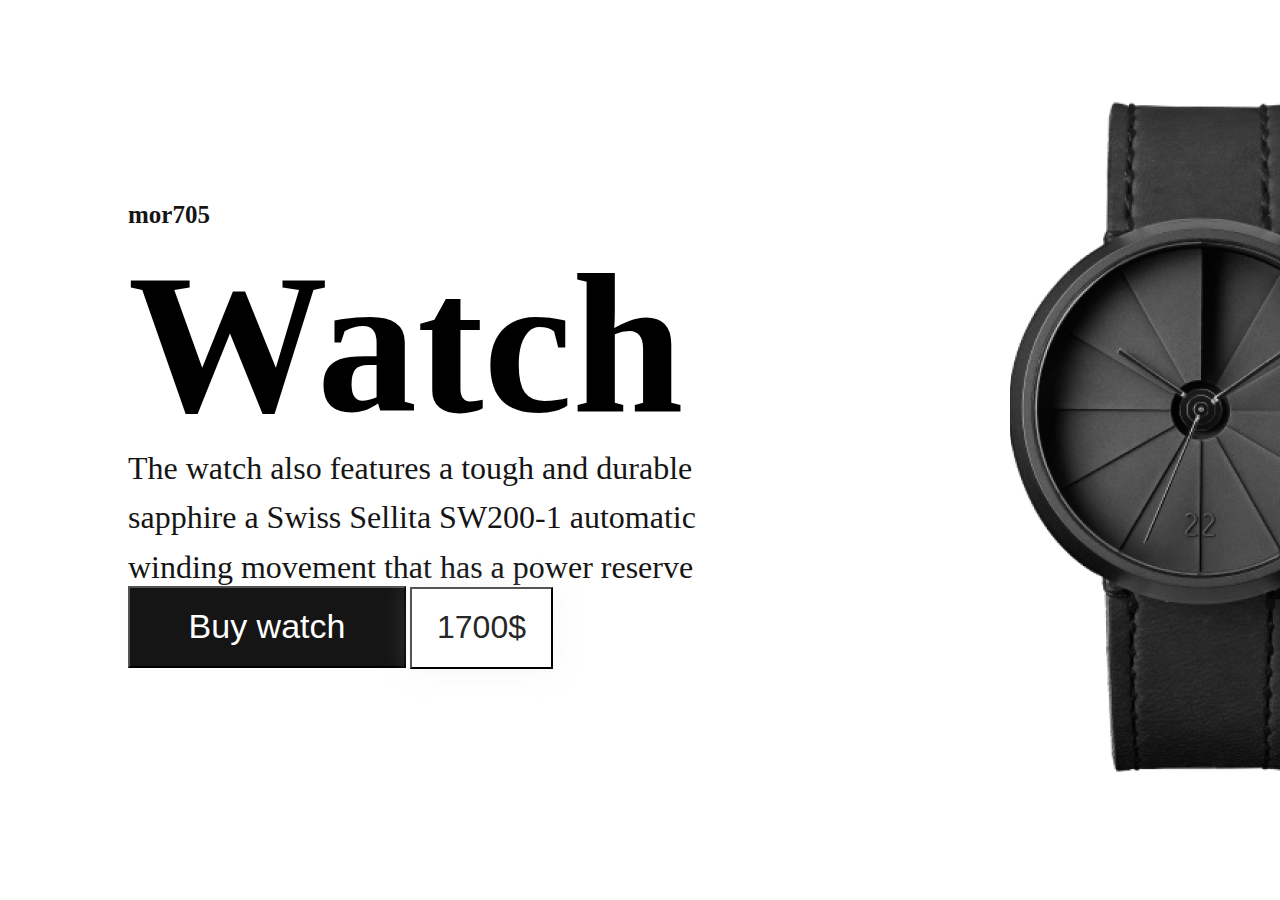
<file: flexbox/практика/watch/index.html>
<!DOCTYPE html>
<html lang="en">
  <head>
    <meta charset="UTF-8" />
    <meta name="viewport" content="width=device-width, initial-scale=1.0" />
    <title>Document</title>
    <link rel="stylesheet" href="stayle.css" />
  </head>
  <body>
    <header id="header">
      <div class="container">
        <div class="header">
          <div class="header-logo">
            <h4 class="a1">mor705</h4>
            <h1 class="a2">Watch</h1>
            <p class="a3">
              The watch also features a tough and durable<br />
              sapphire a Swiss Sellita SW200-1 automatic <br />winding movement
              that has a power reserve
            </p>

            <div class="bnt">
              <button class="q1">Buy watch</button>
              <button class="q2">1700$</button>
            </div>
          </div>
          <div class="header img">
            <img src="image-removebg-preview (14) 1.png" alt="" />
          </div>
        </div>
      </div>
    </header>
  </body>
</html>
</file>
<file: flexbox/практика/Product/style.css>
* {
  margin: 0;
  padding: 0;
  font-family: "Poppins", sans-serif;
}
body {
  background: #1f2e35;
}
#header {
  padding: 30px 0;
}

.container {
  width: 80%;
  margin: 0 auto;
}
.a {
  text-decoration: none;
}
.header {
  display: flex;
  justify-content: space-between;
  align-items: center;
}
.header-logo {
  width: 180px;
  display: flex;
  justify-content: space-between;
  align-items: center;
}
.header-nav {
  width: 800px;
  display: flex;
  justify-content: space-between;
  align-items: center;
}

.header-logo h1 {
  color: #fff;
  font-size: 30px;
  font-weight: 700;
  line-height: 28px;
}
.header-nav a {
  color: #fff;
  font-size: 16px;
  font-weight: 600;
  text-decoration: none;
}
.Sign-in {
  width: 102px;
  height: 43px;
  background: #bcd0e5;
  color: #fff;
  font-size: 16px;
  font-weight: 600;
  background: #1f2e35;
}
.Sign-up {
  width: 110px;
  height: 43px;
  border-radius: 4px;
  background: #02897a;
  color: #fff;
  font-size: 16px;
  font-weight: 600;
}
.header-nav .radius {
  width: 38px;
  height: 38px;
  background-color: #fff;
  border-radius: 50%;
  display: flex;
  align-items: center;
  justify-content: center;
}

/*! HEADEER END*/

#work {
  padding: 30px 0;
}
.work {
  display: flex;
  align-items: center;
  justify-content: space-between;
}

.work-text h1 {
  color: #fff;
  font-size: 40px;
  font-weight: 700;
  line-height: 60px;
}
.work-text p {
  margin: 16px;
  margin-bottom: 45px;
  width: 458px;
  height: 95px;
  color: #fff;
  font-size: 18px;
  font-weight: 400;
  line-height: 30px;
}
.link {
  width: 370px;
  display: flex;
  align-items: center;
  justify-content: space-between;
}
.link button {
  width: 175px;
  height: 53px;
  border-radius: 4px;
  background: #02897a;
  color: #fff;
  font-size: 16px;
  font-weight: 700;
  border: none;
}
.play {
  display: flex;
  align-items: center;
}
.play a {
  margin: 0 8px;
  color: #02897a;
  font-size: 16px;
  font-weight: 600;
  text-decoration-line: underline;
  text-decoration: none;
}

/*SECTION WORK END*/
#product {
  padding: 150px;
}
.container {
  margin-bottom: 150px;
}
.product-title {
  color: #fff;
  text-align: center;
  font-size: 32px;
  font-weight: 700;
  margin-bottom: 66px;
}
.product {
  display: flex;
  justify-content: space-between;
}
.product-box .product-radius1 {
  width: 50px;
  height: 50px;
  color: #fff;
  font-size: 16px;
  font-weight: 400;
  border-radius: 19px;
  background: #02897a;
  display: flex;
  align-items: center;
  justify-content: center;
}
.product-box h3 {
  margin: 30px 0 13px 0;
  color: #fff;
  font-size: 22px;
  font-weight: 600;
}
.product-box p {
  width: 240px;
  color: #fff;
  font-size: 16px;
  font-weight: 400;
  line-height: 26px;
}
.product-box .product-radius2 {
  width: 50px;
  height: 50px;
  color: #fff;
  font-size: 16px;
  font-weight: 400;
  border-radius: 19px;
  background: #4d8dff;
  display: flex;
  align-items: center;
  justify-content: center;
}
.product-box .product-radius3 {
  width: 50px;
  height: 50px;
  color: #fff;
  font-size: 16px;
  font-weight: 400;
  border-radius: 19px;
  background: #740a76;
  display: flex;
  align-items: center;
  justify-content: center;
}
.product-box .product-radius4 {
  width: 50px;
  height: 50px;
  color: #fff;
  font-size: 16px;
  font-weight: 400;
  border-radius: 19px;
  background: #f03e3d;
  display: flex;
  align-items: center;
  justify-content: center;
}
.box-btn {
  margin: 60px 0;
  display: flex;
  align-items: center;
  justify-content: center;
}
.box-btn button {
  width: 175px;
  height: 53px;
  border-radius: 4px;
  background: #02897a;
  color: #fff;
  font-size: 16px;
  font-weight: 700;
  border: none;
}

/* product end*/

.management-text h5 {
  margin-bottom: 12px;
  color: #fff;
  font-size: 18px;
  font-weight: 600;
}
.management-text h1 {
  margin: 10px 0 20px 0;
  color: #fff;
  font-size: 32px;
  font-weight: 700;
}

.management-text p {
  margin-bottom: 30px;
  color: #fff;
  font-size: 18px;
  font-weight: 400;
  line-height: 26px;
}
.management-box-one {
  display: flex;
  align-items: center;
  justify-content: space-between;
}
.management-box-two {
  display: flex;
  align-items: center;
  justify-content: space-between;
}
.img-text {
  margin: 20px 0;
  width: 430px;
  display: flex;
  align-items: center;
  justify-content: space-between;
}
.img-text h6 {
  color: #fff;
  font-size: 18px;
  font-weight: 400;
  line-height: 26px;
}
.img-texr {
  margin: 20px 0;
  width: 485px;
  display: flex;
  align-items: center;
  justify-content: space-between;
}
.img-texr h6 {
  color: #fff;
  font-size: 18px;
  font-weight: 400;
  line-height: 26px;
}
.img-texw {
  margin: 20px 0;
  width: 510px;
  display: flex;
  align-items: center;
  justify-content: space-between;
}
.img-texw h6 {
  color: #fff;
  font-size: 18px;
  font-weight: 400;
  line-height: 26px;
}
.management-box-two {
  padding: 200px 0;
}
.text-1 h1 {
  color: #fff;
  text-align: center;
  font-size: 32px;
  font-weight: 700;
}
.text-1 p {
  padding: 16px 0;
  color: #fff;
  text-align: center;
  font-size: 16px;
  font-weight: 500;
  line-height: 26px;
}

.process {
  margin: 40px 0;
}
.img-proces-one {
  padding: 40px 150px;
  width: 400px;
  display: flex;
  align-items: center;
  justify-content: space-between;
}
.img-process {
  padding: 0px 120px;
  width: 390px;
  display: flex;
  align-items: center;
  justify-content: space-between;
}
.img-proces-one1 {
  padding: 40px 150px;
  width: 365px;
  display: flex;
  align-items: center;
  justify-content: space-between;
}
.img-process2 {
  padding: 0px 120px;
  width: 390px;
  display: flex;
  align-items: center;
  justify-content: space-between;
}

.box-btn1 {
  margin-top: 50px;
  display: flex;
  align-items: center;
  justify-content: center;
}
.box-btn1 button {
  width: 216px;
  height: 53px;
  border-radius: 4px;
  background: #02897a;
  width: 216px;
  height: 53px;
  color: #fff;
  font-size: 16px;
  font-weight: 700;
  border-radius: 4px;
  background: #02897a;
}
.box {
  margin: 0px 30px;
  display: flex;
  align-items: center;
}
.text-2 {
  padding: 8px 0;
  width: 693px;
  color: #fff;
  font-size: 16px;
  font-weight: 500;
  line-height: 26px;
}
.text-1 {
  color: #fff;
  font-size: 34px;
  font-weight: 700;
}

/* THE END PROCESS*/
.container-2 {
  width: 80%;
  margin: auto;
  padding: 30px 0;
}
.contens-text {
  margin: 0 145px;
}
.img-contents h3 {
  color: #22343d;
  font-size: 16px;
  font-weight: 400;
  line-height: 28px;
}
.img-contents h3 span {
  color: #22343d;
  font-size: 16px;
  font-weight: 700;
  line-height: 28px;
}
.img-contents {
  width: 348px;
  height: 359px;
  flex-shrink: 0;
  border-radius: 8px;
  background: #fff;
}
.contens {
  margin: 50px 120px;
  display: flex;
  align-items: center;
  justify-content: space-around;
  text-align: center;
}
.q2 {
  color: #02897a;
  font-size: 24px;
  font-weight: 700;
  line-height: 40px;
}
.img-2 {
  padding: 20px 0;
  text-align: center;
}

/* PRICE*/
.price {
  text-align: center;
}
.price h1 {
  margin: 10px 0;
  color: #fff;
  font-size: 34px;
  font-weight: 700;
}
.price h4 {
  color: #fff;
  font-size: 16px;
  font-weight: 500;
}
.price-box {
  width: 1360px;
  border: none;
  margin: 160px 0;
  display: flex;
  align-items: center;
  justify-content: space-between;
}
/*THE END PRICE*/
.container-join {
  width: 80%;
  margin: auto;
}
.join {
  width: 1100px;

  border-radius: 32px;
  background: #02897a;
}
.clrents-text {
  text-align: center;
}
.clrents-text h1 {
  color: #fff;
  font-size: 34px;
  font-weight: 700;
  line-height: 57px;
}
.clrents-text h4 {
  margin: 30px 0;
  color: #fff;
  text-align: center;
  font-size: 16px;
  font-weight: 500;
  line-height: 28px;
}
.clients-img {
  width: 1360px;
  margin: 80px 0;
  display: flex;
  align-items: center;
  justify-content: space-between;
}

.container-join {
  width: 1200px;
  align-items: center;
  justify-content: center;
}
.join {
  display: flex;
  align-items: center;
  justify-content: center;
}
.text-join h1 {
  width: 510px;
  height: 92px;
  color: #fff;
  font-size: 32px;
  font-weight: 600;
}

.join button {
  margin-top: 70px;
  display: flex;
  padding: 13px 35px 7px 33px;
  justify-content: center;
  align-items: center;
  border-radius: 8px;
  background: #fff;
  border: none;
}
.join1 {
  color: #02897a;
  font-size: 20px;
  font-weight: 600;
}
.jn-1 {
  margin-bottom: 150px;
}

/*THE END JOIN*/
#product-end {
  padding: 100px;
  margin: auto;
}

.footer-blooc {
  margin: 60px;
  margin-top: 100px;
}

.product-end {
  width: 1300px;
  display: flex;
  align-items: center;
  justify-content: space-between;
}
.footer-blooc {
  width: 900px;
  display: flex;
  align-items: center;
  justify-content: space-between;
}
.text-8 {
  color: #fff;
  font-size: 16px;
  font-weight: 500;
  line-height: 30px;
}
.text-8 h3 {
  color: #fff;
  font-size: 20px;
  font-weight: 400;
  line-height: 35px;
}
.best h2 {
  width: 280px;
  height: 57px;
  color: #fff;
  font-size: 20px;
  font-weight: 500;
  line-height: 30px;
}
.img-title {
  margin: 15px 0;
}

.btn-rou button {
  color: #fff;
  font-size: 16px;
  width: 131px;
  height: 39px;
  font-weight: 700;
  border-radius: 4px;
  background: #02897a;
}
.end-1 {
  display: flex;
  justify-content: center;
  align-items: center;
}
.end-1 p {
  width: 394px;
  height: 31px;
  color: #fff;
  font-size: 16px;
  font-weight: 400;
  line-height: 30px;
}
</file>
<file: flexbox/практика/team.flow/stayle.css>
* {
  margin: 0;
  padding: 0;
}

body {
  background: #fff;
}

.container {
  width: 1200px;
  margin: 0 auto;
}
.team-logo span {
  color: #794cff;
  font-size: 24px;
  font-weight: 400;
  line-height: 24px;
}
.team-logo {
  margin: 30px;
  width: 1400px;
  display: flex;
  align-items: center;
  justify-content: space-between;
}
.select select {
  margin: 15px;
}

.btn a {
  text-decoration: none;
  margin: 10px;
  color: #35414b;
  font-size: 18px;
  font-weight: 400;
  line-height: 16px;
}
.btn button {
  width: 169px;
  height: 48px;
  border-radius: 4px;
  background: #ece5ff;
}
.q1 {
  margin-right: 10pc;
  border: none;
  color: #794cff;
  text-align: center;
  font-size: 16px;
  font-weight: 500;
  line-height: 16px;
}
/*END TEAM*/

.manage {
  margin-top: 7pc;
  text-align: center;
  margin-left: 3pc;
  width: 80%;
}

.save {
  margin-left: 220px;
}
.save button {
  border: none;
  color: #fff;
  font-size: 16px;
  font-weight: 500;
  line-height: 16px;
  text-align: center;
  width: 108px;
  height: 32px;
  border-radius: 100px;
  background: #81c43b;
}

.save a {
  text-decoration: none;
  width: 209px;
  height: 32px;
  border-radius: 0px 100px 100px 0px;
  background: #f2f9eb;
  text-align: center;
  color: #35414b;
  font-size: 16px;
  font-weight: 400;
  line-height: 16px;
}
.save-text {
  margin: 50px 0;
}
.save-text p {
  margin-left: 247px;
  color: #4e5a65;
  margin-top: 24px;
  text-align: center;
  font-size: 16px;
  font-weight: 400;
  line-height: 24px;
}
.save-text h1 {
  margin-left: 17pc;
  width: 700px;
  color: #35414b;
  text-align: center;
  font-size: 64px;
}
.save-input {
  margin-left: 23pc;
  display: flex;
  align-items: center;
}
.save-input input {
  text-align: center;
  width: 319px;
  height: 52px;
  border-radius: 4px 0px 0px 4px;
  border: 1px solid #e1e5ea;
  background: #fff;
}
.save-input button {
  width: 164px;
  height: 52px;
  border-radius: 0px 4px 4px 0px;
  border: 1px solid #794cff;
  background: #794cff;
  color: #fff;
  text-align: center;
  font-size: 16px;
  font-weight: 500;
  line-height: 16px;
}
/*manage end*/
.nav {
  margin-top: 48px;
  margin-left: 150px;
}

.nav-text {
  margin-top: 100px;
}
.nav-text h5 {
  margin-left: 20pc;
  color: #4e5a65;
  font-size: 16px;
  font-weight: 400;
  line-height: 16px;
}

.nav-text span {
  color: #4e5a65;
  font-size: 16px;
  font-weight: 700;
  line-height: 16px;
}
.nav-img {
  margin-left: 4pc;
  position: relative;
  margin-top: 29px;
  width: 900px;
  display: flex;
  align-items: center;
  justify-content: space-between;
}

/* NAV END*/
.logo {
  width: 1250px;
  display: flex;
  align-items: center;
  justify-content: space-between;
}
#logo {
  margin-top: 17pc;
}
.logo-text {
  position: relative;
}
.logo-text p {
  margin-top: 10px;
}

.logo-text h2 {
  color: #35414b;
  font-size: 19px;
  font-weight: 600;
  line-height: 18px;
}

.logo-text-2 {
  margin-top: 65px;
}

.logo-text p {
  color: #4e5a65;
  font-size: 18px;
  font-weight: 400;
  line-height: 24px;
}
.logo-text-3 {
  margin-top: 65px;
}
.logo-text-4 {
  margin-top: 65px;
}

.img-1 {
  position: absolute;
  right: 19pc;
  bottom: 24pc;
  background: #794cff;
  width: 8px;
  height: 128px;
}
/*logo*/
#work {
  margin-top: 200px;
}
.work-text {
  text-align: center;
}
.work-text h1 {
  color: #35414b;
  font-size: 40px;
  font-weight: 600;
  line-height: 40px;
}
.work-img {
  margin-top: 66px;
  display: flex;
  align-items: center;
  justify-content: space-between;
}
.work-img-1 h2 {
  margin-top: 24px;
  color: #35414b;
  font-size: 18px;
  font-weight: 600;
  line-height: 18px;
}
.work-img-1 p {
  margin-top: 8px;
  width: 306px;
  height: 48px;
  color: #4e5a65;
  font-size: 16px;
  font-weight: 400;
  line-height: 24px;
}
.work-img-2 h2 {
  margin-top: 24px;
  color: #35414b;
  font-size: 18px;
  font-weight: 600;
  line-height: 18px;
}
.work-img-2 p {
  margin-top: 8px;
  width: 306px;
  height: 48px;
  color: #4e5a65;
  font-size: 16px;
  font-weight: 400;
  line-height: 24px;
}

.work-img-3 h2 {
  margin-top: 24px;
  color: #35414b;
  font-size: 18px;
  font-weight: 600;
  line-height: 18px;
}
.work-img-3 p {
  margin-top: 8px;
  width: 306px;
  height: 48px;
  color: #4e5a65;
  font-size: 16px;
  font-weight: 400;
  line-height: 24px;
}
.work-2 {
  margin-top: 120px;
  display: flex;
  align-items: center;
  justify-content: space-between;
}

/*WORK END*/
#we {
  margin-top: 15pc;
}
.we {
  display: flex;
  align-items: center;
  justify-content: space-between;
}
.we-text h1 {
  color: #35414b;
  font-size: 40px;
  font-weight: 600;
  line-height: 48px;
}
.we-text p {
  margin-top: 24px;
  width: 413px;
  color: #4e5a65;
  font-size: 16px;
  font-weight: 400;
  line-height: 24px;
}
.we-text button {
  border: none;
  color: #fff;
  font-size: 16px;
  font-weight: 500;
  line-height: 16px;
  margin-top: 32px;
  width: 164px;
  height: 52px;
  border-radius: 4px;
  background: #796eff;
}
.we-img {
  margin-right: 100px;
}
/*WE END*/
#love {
  margin-top: 268px;
}
.love-text {
  text-align: center;
}
.love-text h1 {
  color: #35414b;
  font-size: 40px;
  font-weight: 600;
  line-height: 48px;
}
.love-text p {
  margin-top: 48px;
  color: #4e5a65;
  font-size: 18px;
  font-weight: 400;
  line-height: 32px;
}
.div {
  margin-top: 48px;
  width: 264px;
  height: 4px;
  background: #35414b;
}
.love-img {
  width: 1200px;
  margin-top: 28px;
  display: flex;
  align-items: center;
  justify-content: space-between;
}
.love-img-2 {
  display: flex;
  align-items: center;
  justify-content: center;
}
.love-img-2 h6 {
  margin-left: 18px;
  color: #4e5a65;
  font-size: 16px;
  font-weight: 600;
  line-height: 16px;
}
/*LOVE END*/
#trust {
  padding: 80px;
}
.trust {
  margin-left: 1pc;
  display: flex;
  align-items: center;
  justify-content: space-between;
  width: 1110px;
  height: 224px;
  border-radius: 16px;
  background: #796eff;
}
.trust-text h1 {
  margin-left: 50px;
  color: #fff;
  font-size: 32px;
  font-weight: 600;
  line-height: 48px;
}

.trust-1 {
  margin-right: 50px;
}
/*trust end*/

#footer {
  padding: 60px;
  background: #1d2830;
}
.footer-text {
  display: flex;
  gap: 241px;
}
footer {
  display: flex;
  flex-direction: column;
  gap: 24px;
  color: #fff;
  font-feature-settings: "salt" on, "liga" off;
  font-family: Inter;
  font-size: 16px;
  font-style: normal;
  font-weight: 400;
  line-height: 50px;
}
.footerr {
  margin-top: 80px;
  color: #fff;

  border-bottom: 1px solid #fff;
  opacity: 0.1;
}
.footer-2 {
  margin-top: 24px;
  display: flex;
  align-items: center;
  justify-content: space-between;
}

/*footer end*/
</file>
<file: flexbox/практика/team.flow/media.css>
@media (max-width: 1024px) {
  .select {
    margin: 10px;
  }
}
</file>
<file: flexbox/практика/watch/stayle.css>
* {
  margin: 0;
  padding: 0;
}
#header {
  padding: 25px 0;
}
.container {
  width: 80%;
  margin: 50px auto;
}
.header {
  display: flex;
  align-items: center;

  justify-content: space-around;
}

.header-logo {
}

.a1 {
  color: var(--unnamed, #161515);
  font-size: 25px;
}
.header-logo p {
  width: 575px;
  height: 142px;
}
.a3 {
  color: var(--unnamed, #161515);
  font-size: 32px;
  font-weight: 300;
  line-height: 155%;
}
.a2 {
  width: 877px;
  height: 215px;
  font-size: 200px;
}
.q1 {
  width: 278px;
  height: 82px;
  flex-shrink: 0;
  color: #fff;
  background: var(--unnamed, #161515);
  font-size: 34px;
  font-weight: 300;
}
.q2 {
  width: 143px;
  height: 82px;
  color: #272727;
  text-align: center;
  background: #fff;
  box-shadow: 0px 0px 28px 0px rgba(214, 214, 214, 0.25);
  font-size: 32px;
  font-weight: 300;
  line-height: 186%;
}
.header img {
  width: 408px;
  height: 720px;
  margin: 0 5px;
}
</file>
